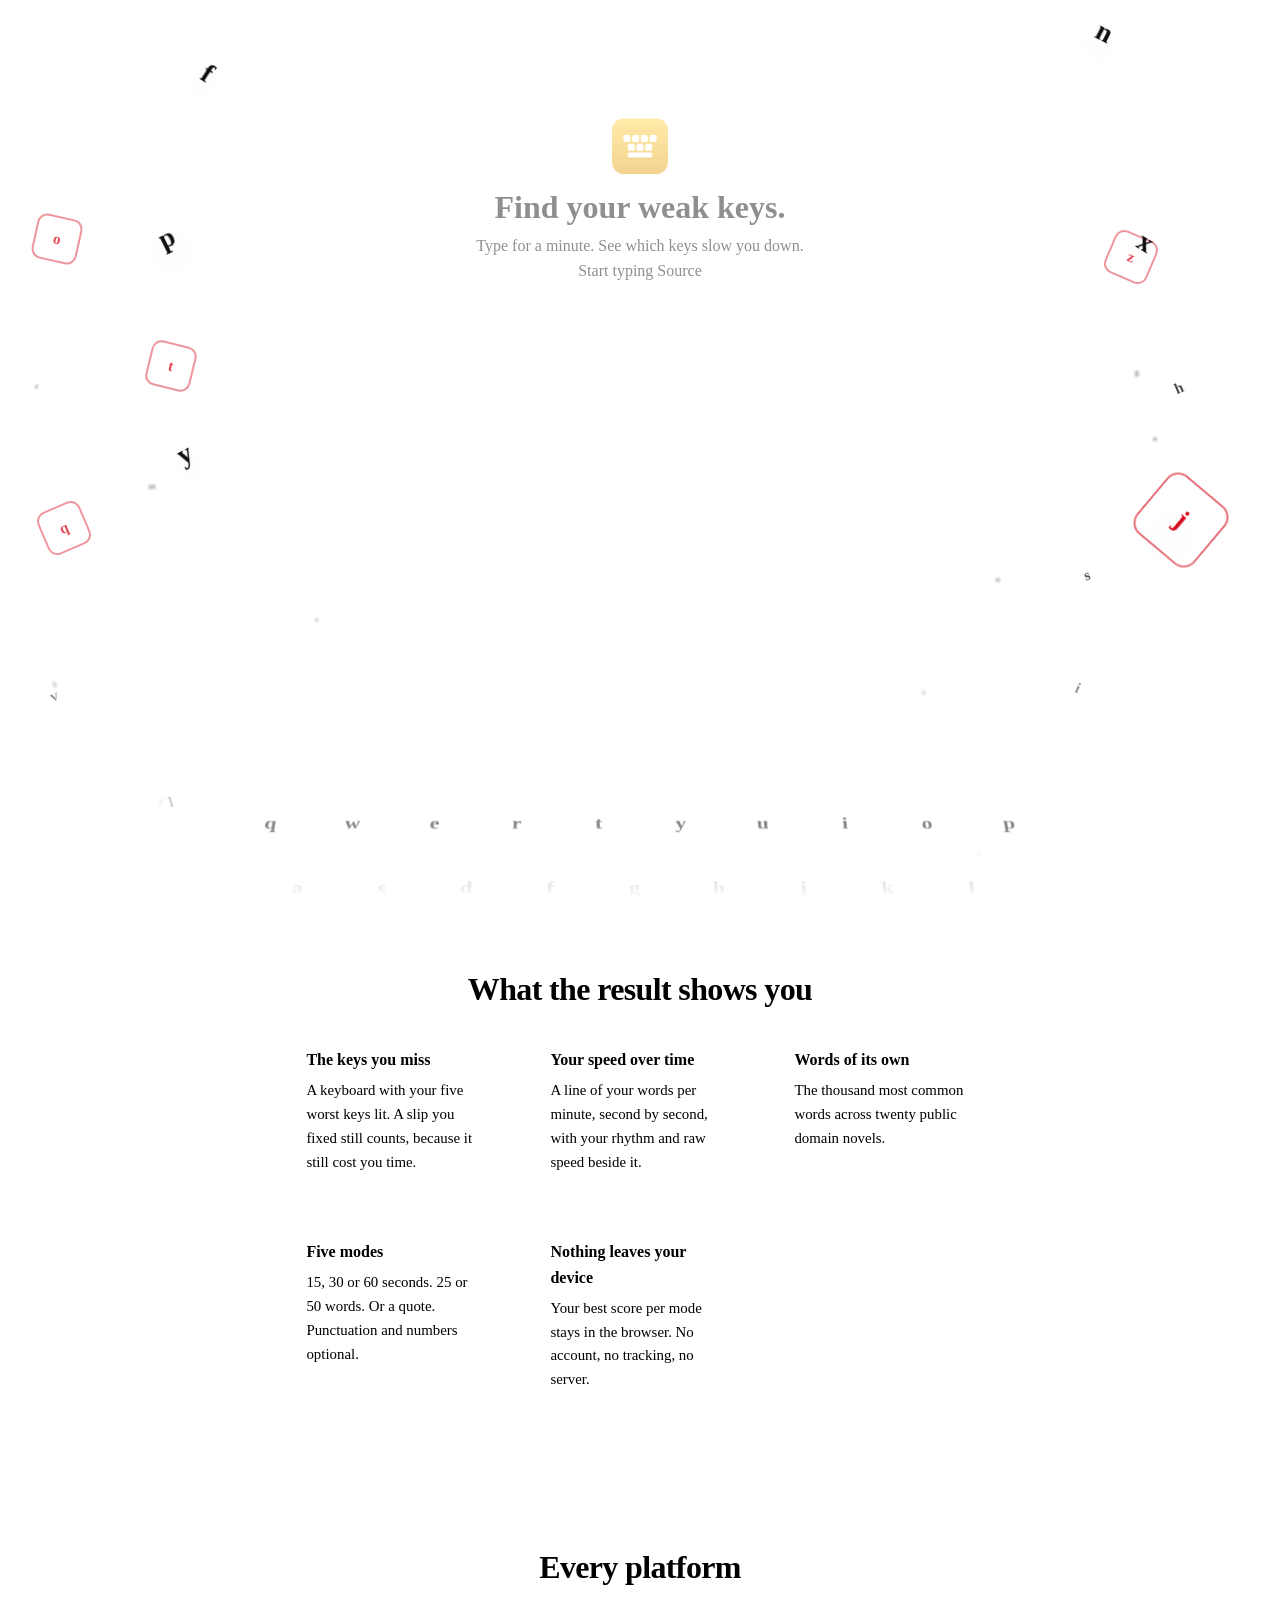
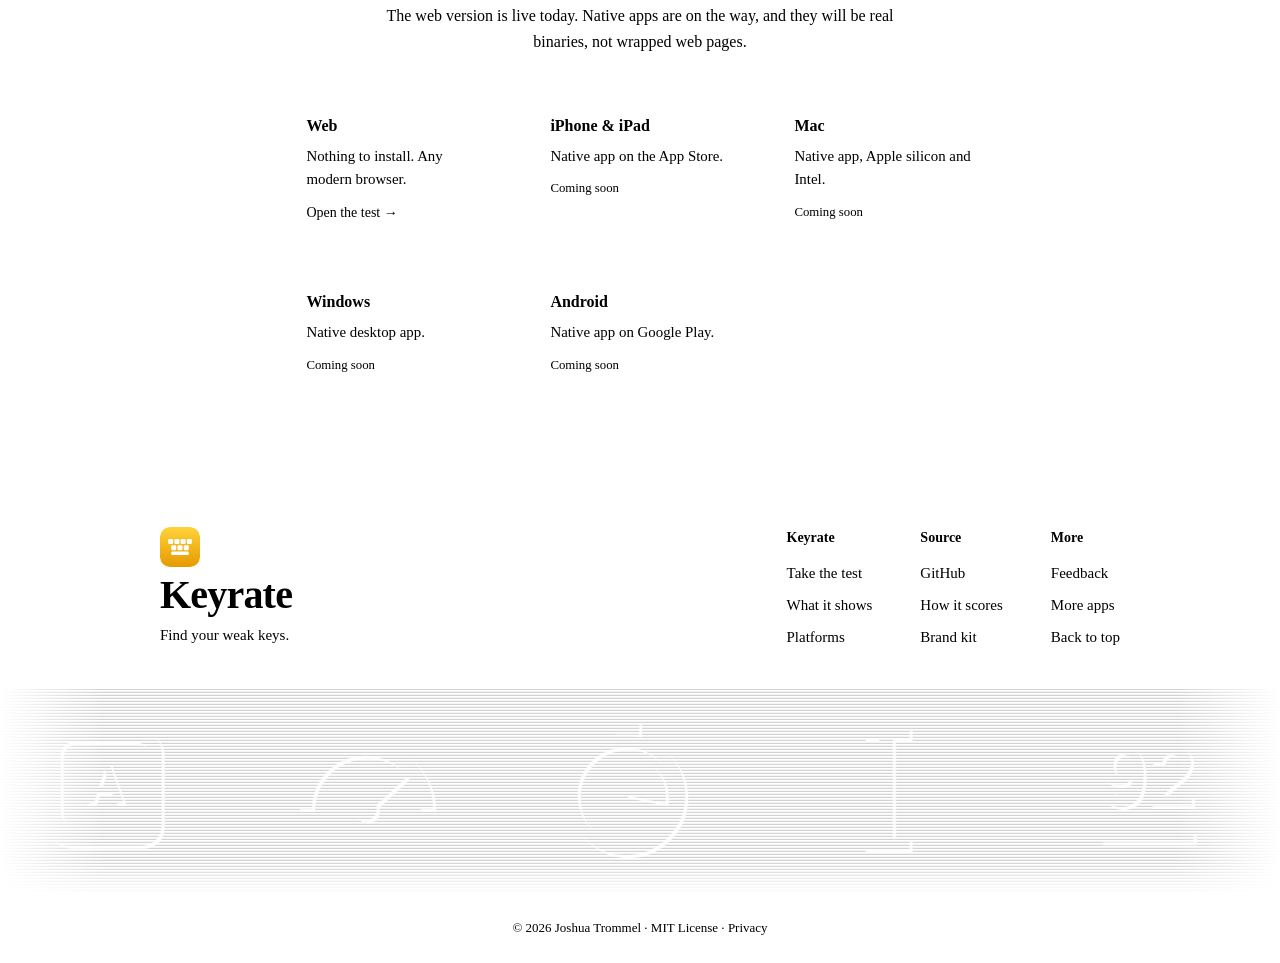
<file: index.html>
<!doctype html>
<html lang="en">
<head>
<meta charset="utf-8">
<meta name="viewport" content="width=device-width, initial-scale=1">
<title>Keyrate — find the keys you keep missing</title>
<meta name="description" content="A typing test that draws a keyboard with the five keys you miss most, and your speed second by second.">
<meta property="og:title" content="Keyrate — find the keys you keep missing">
<meta property="og:description" content="A typing test that draws a keyboard with the five keys you miss most.">
<meta property="og:type" content="website">
<link rel="icon" href="icon.svg">
<meta name="theme-color" content="#ffffff" media="(prefers-color-scheme: light)">
<meta name="theme-color" content="#1c1a17" media="(prefers-color-scheme: dark)">
<link rel="stylesheet" href="https://jaybulb.com/tokens.css">
<link rel="stylesheet" href="https://jaybulb.com/landing.css">
<script defer src="https://jaybulb.com/landing.js" data-shape="bars"></script>
<link rel="stylesheet" href="hero.css?v=3">
<script type="module" src="hero.js?v=2"></script>
<style>
/* white paper, not the shared cream (Joshua 2026-11-01); dark mode keeps the shared tokens */
@media (prefers-color-scheme: light) { :root { --color-bg: #fff; --color-bg2: #f5f5f7; --color-hairline: #e5e5ea; } }
  *, *::before, *::after { box-sizing: border-box; margin: 0; padding: 0; }
  body {
    background: var(--bg); color: var(--text);
    font-family: var(--font-body);
    line-height: 1.6; -webkit-font-smoothing: antialiased;
  }
  a { color: inherit; text-decoration: none; }
  .container { max-width: 760px; margin: 0 auto; padding: 0 1.5rem; }



  section { padding: 4rem 0; }
  h2 { font-size: clamp(1.5rem, 3.6vw, 2rem); font-weight: 700; letter-spacing: -.02em; text-align: center; margin-bottom: .6rem; }
  .lead { text-align: center; color: var(--text2); max-width: 34rem; margin: 0 auto 2.25rem; }
  .grid { display: grid; grid-template-columns: repeat(auto-fit, minmax(220px, 1fr)); gap: 1.25rem; }
  .card { background: var(--bg2); border: 1px solid var(--border); border-radius: 14px; padding: 1.4rem; }
  .card h3 { font-size: 1rem; font-weight: 650; margin-bottom: .4rem; }
  .card p { font-size: .93rem; color: var(--text2); }
  .card a { display: inline-block; margin-top: .6rem; font-size: .875rem; font-weight: 500; }
  .card a:hover { text-decoration: underline; }
  .soon { display: inline-block; margin-top: .6rem; font-size: .8rem; color: var(--text3); }
  kbd { font: inherit; font-size: .85em; border: 1px solid var(--border); border-radius: 4px; padding: 0 .35em; }

  /* Footer, as on the other Jaybulb landings: brand and link columns, the animated glyph band, one fine line */
  .foot { padding: 4rem 1.5rem 1.5rem; border-top: 1px solid var(--border); overflow: hidden; }
  .foot-top { max-width: 960px; margin: 0 auto; display: flex; flex-wrap: wrap; justify-content: space-between; gap: 2.5rem; }
  .foot-brand { display: grid; gap: .5rem; align-content: start; }
  .foot-brand img { border-radius: 10px; }
  .foot-brand b { font-size: 2.5rem; line-height: 1; letter-spacing: -.02em; }
  .foot-brand p, .foot .label { color: var(--text2); font-size: .9375rem; }
  .foot-cols { display: flex; flex-wrap: wrap; gap: 3rem; }
  .foot-cols div { display: grid; gap: .5rem; align-content: start; }
  .foot .label { font-weight: 700; font-size: .875rem; margin-bottom: .25rem; }
  .foot-cols a { font-size: .9375rem; }
  .foot-cols a:hover { color: var(--miss, #d70015); }
  .legal { margin-top: 1.5rem; font-size: .8125rem; color: var(--text2); text-align: center; }
  .legal a:hover { text-decoration: underline; }
  @media (max-width: 560px) { .foot-cols { gap: 2rem; } }
  :focus-visible { outline: 2px solid var(--text); outline-offset: 2px; }
</style>
<style>/* footer glyph band (footer-band.js) */ .word-band{color:var(--text);position:relative;width:100vw;margin:40px 0 0 calc(50% - 50vw);height:clamp(120px,16vw,220px)} .word-canvas{position:absolute;inset:0;width:100%;height:100%;display:none} .word-band.live .word-canvas{display:block}</style>
</head>
<body id="top">
<main>
<header class="lp-hero">
  <div class="backdrop" aria-hidden="true" inert><div class="ground" id="kboard"></div></div>
  <div class="sky" id="ksky" aria-hidden="true" inert></div>
  <div class="hero-copy">
  <span class="lp-mark"><img src="icon.svg" alt="" width="56" height="56"></span>
  <h1>Find your weak keys.</h1>
  <p class="lp-lede">Type for a minute. See which keys slow you down.</p>
  <div class="lp-cta">
    <a href="/app" class="lp-btn lp-solid">Start typing</a>
    <a href="https://github.com/nulljosh/labs/tree/main/keyrate" class="lp-btn">Source</a>
  </div>
  </div>
</header>
<section id="test" class="lp-reveal">
  <div class="container">
    <h2>What the result shows you</h2>
    <div class="grid">
      <div class="card"><h3>The keys you miss</h3><p>A keyboard with your five worst keys lit. A slip you fixed still counts, because it still cost you time.</p></div>
      <div class="card"><h3>Your speed over time</h3><p>A line of your words per minute, second by second, with your rhythm and raw speed beside it.</p></div>
      <div class="card"><h3>Words of its own</h3><p>The thousand most common words across twenty public domain novels.</p></div>
      <div class="card"><h3>Five modes</h3><p>15, 30 or 60 seconds. 25 or 50 words. Or a quote. Punctuation and numbers optional.</p></div>
            <div class="card"><h3>Nothing leaves your device</h3><p>Your best score per mode stays in the browser. No account, no tracking, no server.</p></div>
    </div>
  </div>
</section>

<section id="platforms" class="lp-reveal">
  <div class="container">
    <h2>Every platform</h2>
    <p class="lead">The web version is live today. Native apps are on the way, and they will be real binaries, not wrapped web pages.</p>
    <div class="grid">
      <div class="card"><h3>Web</h3><p>Nothing to install. Any modern browser.</p><a href="/app">Open the test &rarr;</a></div>
      <div class="card"><h3>iPhone &amp; iPad</h3><p>Native app on the App Store.</p><span class="soon">Coming soon</span></div>
      <div class="card"><h3>Mac</h3><p>Native app, Apple silicon and Intel.</p><span class="soon">Coming soon</span></div>
      <div class="card"><h3>Windows</h3><p>Native desktop app.</p><span class="soon">Coming soon</span></div>
      <div class="card"><h3>Android</h3><p>Native app on Google Play.</p><span class="soon">Coming soon</span></div>
    </div>
  </div>
</section>
</main>
<footer class="foot">
  <div class="foot-top">
    <div class="foot-brand"><img src="icon.svg" alt="" width="40" height="40"><b>Keyrate</b><p>Find your weak keys.</p></div>
    <nav class="foot-cols" aria-label="Footer">
      <div><p class="label">Keyrate</p><a href="/app">Take the test</a><a href="#test">What it shows</a><a href="#platforms">Platforms</a></div>
      <div><p class="label">Source</p><a href="https://github.com/nulljosh/labs/tree/main/keyrate">GitHub</a><a href="https://github.com/nulljosh/labs/blob/main/keyrate/score.js">How it scores</a><a href="/brand/">Brand kit</a></div>
      <div><p class="label">More</p><a href="mailto:info@jaybulb.com?subject=Keyrate">Feedback</a><a href="https://jaybulb.com">More apps</a><a href="#top">Back to top</a></div>
    </nav>
  </div>
  <div class="word-band" aria-hidden="true"><canvas class="word-canvas"></canvas></div>
  <p class="legal">&copy; 2026 Joshua Trommel &middot; MIT License &middot; <a href="privacy.html">Privacy</a></p>
</footer>
<script>
// the embedded test reports its height so the result never scrolls inside the frame
addEventListener("message", e => {
  if (e.origin !== location.origin || e.data?.keyrate !== "height") return
  const f = document.querySelector(".test-frame"); if (f) f.style.height = Math.max(440, e.data.h) + "px"
})
</script>
<script src="footer-band.js?v=2" defer></script>
</body>
</html>
</file>
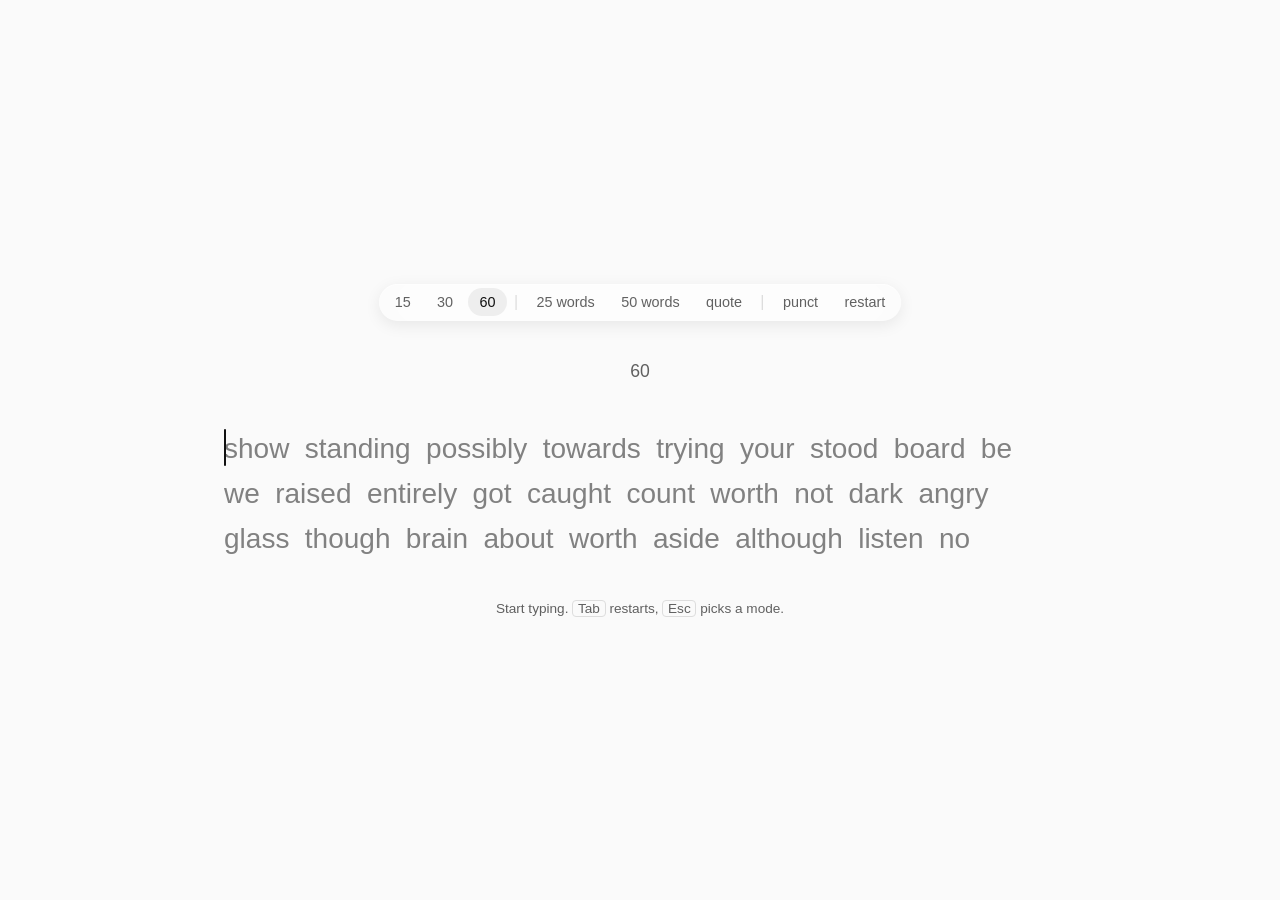
<file: app/index.html>
<!doctype html>
<html lang="en">
<head>
<meta charset="utf-8">
<meta name="viewport" content="width=device-width, initial-scale=1">
<title>Keyrate</title>
<meta name="description" content="A typing test. Type the words, see your speed.">
<link rel="icon" href="../icon.svg">
<link rel="stylesheet" href="https://jaybulb.com/tokens.css">
<style>
/* white paper, not the shared cream (Joshua 2026-11-01); dark mode keeps the shared tokens */
@media (prefers-color-scheme: light) { :root { --color-bg: #fff; --color-bg2: #f5f5f7; --color-hairline: #e5e5ea; } }
  :root { --ok: var(--text, #111); --bad: #c0392b; --dim: #666; --word: #888; }
  /* upcoming words are large text (3:1 needed), labels and hints are small text (4.5:1 needed) */
  @supports (color: color-mix(in srgb, red 50%, blue)) {
    :root { --dim: color-mix(in srgb, var(--text, #111) 66%, transparent); --word: color-mix(in srgb, var(--text, #111) 52%, transparent); }
  }
  @media (prefers-color-scheme: dark) { :root:not([data-theme="light"]) { --bad: #e0614f; } }
  :root[data-theme="dark"] { --bad: #e0614f; }
  html, body { height: 100%; }
  body {
    margin: 0; background: var(--bg, #fafafa); color: var(--text, #111);
    font-family: var(--font-body, -apple-system, "Helvetica Neue", Helvetica, Arial, sans-serif);
    display: flex; flex-direction: column; align-items: center; justify-content: center;
    padding: 2rem; box-sizing: border-box;
  }
  #stage { display: flex; flex-direction: column; align-items: center; gap: 2.5rem; max-width: 100%; }
  h1 { font-size: 1rem; font-weight: 600; letter-spacing: .02em; margin: 0; color: var(--dim); }
  nav {
    position: sticky; top: .75rem; z-index: 2; padding: .3rem; border-radius: var(--radius-pill, 999px);
    background: rgba(255,255,255,.26); backdrop-filter: blur(30px) saturate(190%) brightness(1.3); -webkit-backdrop-filter: blur(30px) saturate(190%) brightness(1.3);
    box-shadow: inset 0 1px 0 rgba(255,255,255,.6), 0 4px 16px rgba(0,0,0,.08);
  }
  @media (prefers-color-scheme: dark) { nav { background: rgba(28,28,30,.34); box-shadow: inset 0 1px 0 rgba(255,255,255,.12), 0 4px 16px rgba(0,0,0,.3); } }
  @media (prefers-reduced-transparency: reduce) { nav { background: #f2f2f7; backdrop-filter: none; -webkit-backdrop-filter: none; } }
  @media (prefers-reduced-transparency: reduce) and (prefers-color-scheme: dark) { nav { background: #1c1c1e; } }
  nav { display: flex; gap: .25rem; flex-wrap: wrap; justify-content: center; }
  nav button {
    all: unset; cursor: pointer; padding: .3rem .7rem; border-radius: var(--radius-pill, 999px);
    color: var(--dim); font-size: .9rem;
  }
  nav button[aria-pressed="true"] { color: var(--text, #111); background: var(--bg2, #eee); }
  nav button:focus-visible { outline: 2px solid var(--text, #111); outline-offset: 2px; }
  nav span { color: var(--border, #ddd); padding: .3rem .2rem; }
  #words {
    max-width: 52rem; font-size: 1.75rem; line-height: 1.6; height: calc(1.6em * 3); overflow: hidden;
    display: flex; flex-wrap: wrap; gap: 0 .55em; position: relative; cursor: text;
    transition: opacity .2s;
  }
  #words.blur { opacity: .35; filter: blur(3px); }
  .w { white-space: nowrap; color: var(--word); }
  .w.err { text-decoration: underline; text-decoration-color: var(--bad); }
  .w .ok { color: var(--ok); } .w .bad { color: var(--bad); } .w .extra { color: var(--bad); opacity: .6; }
  #caret {
    position: absolute; width: 2px; height: 1.3em; background: var(--accent, #111); border-radius: 1px;
    transition: left .07s, top .07s; animation: blink 1s steps(2) infinite;
  }
  @keyframes blink { 50% { opacity: 0; } }
  #live { font-size: 1.1rem; color: var(--dim); min-height: 1.5em; }
  #hint { color: var(--dim); font-size: .85rem; margin: 0; text-align: center; }
  kbd { font: inherit; border: 1px solid var(--border, #ddd); border-radius: 4px; padding: 0 .35em; }
  #result { display: none; text-align: center; }
  #result.show { display: block; }
  #result .big { font-size: 4rem; font-weight: 600; line-height: 1; }
  #result .big small { font-size: 1rem; font-weight: 400; color: var(--dim); margin-left: .5rem; }
  #result dl { display: flex; gap: 2rem; justify-content: center; margin: 1.5rem 0 0; }
  #result dt { color: var(--dim); font-size: .8rem; } #result dd { margin: 0; font-size: 1.3rem; }
  #best { color: var(--dim); font-size: .9rem; margin-top: 1rem; }
  #keyboard { margin-top: 1rem; display: grid; gap: 3px; justify-content: center; }
  #keyboard[hidden] { display: none; }
  #keyboard div { display: flex; gap: 3px; justify-content: center; }
  #keyboard span { width: 30px; height: 30px; display: grid; place-items: center; border-radius: 6px; font-size: .85rem; background: color-mix(in srgb, var(--text, #111) 8%, transparent); color: var(--dim); }
  #keyboard .space { width: 160px; }
  #keyboard .lit { background: var(--bad); color: #fff; font-weight: 600; }
  #missed { margin-top: .5rem; color: var(--dim); font-size: .9rem; }
  #curve { margin-top: 1rem; } #curve polyline { fill: none; stroke: var(--accent, #111); stroke-width: 2; }
  #hist { margin-top: .75rem; }
  #hist polyline { fill: none; stroke: var(--accent, #111); stroke-width: 1.5; }
  input#sink { position: absolute; opacity: 0; pointer-events: none; }
  .sr { position: absolute; width: 1px; height: 1px; margin: -1px; padding: 0; overflow: hidden; clip: rect(0 0 0 0); white-space: nowrap; border: 0; }
  @media (prefers-reduced-motion: reduce) { #caret { animation: none; transition: none; } #words { transition: none; } }
  @media (max-width: 600px) { #words { font-size: 1.3rem; } #result .big { font-size: 3rem; } #result dl { gap: 1rem; } }
</style>
</head>
<body>
<main id="stage">
  <h1 class="sr">Keyrate</h1>
  <nav id="modes" aria-label="Test mode">
    <button data-mode="time" data-n="15">15</button>
    <button data-mode="time" data-n="30">30</button>
    <button data-mode="time" data-n="60" aria-pressed="true">60</button>
    <span aria-hidden="true">|</span>
    <button data-mode="words" data-n="25">25 words</button>
    <button data-mode="words" data-n="50">50 words</button>
    <button data-mode="quote" data-n="1">quote</button>
    <span aria-hidden="true">|</span>
    <button id="punct" aria-pressed="false" title="Punctuation and numbers">punct</button>
    <button id="restart">restart</button>
  </nav>
  <div id="live" aria-hidden="true">&nbsp;</div>
  <div id="words" aria-hidden="true"><span id="caret"></span></div>
  <p id="hint"></p>
  <div id="result">
    <div class="big"><span id="rWpm"></span><small>wpm</small></div>
    <dl><div><dt>accuracy</dt><dd id="rAcc"></dd></div><div><dt>keys</dt><dd id="rKeys"></dd></div><div><dt>raw</dt><dd id="rRaw"></dd></div><div><dt>chars</dt><dd id="rChars"></dd></div><div><dt>consistency</dt><dd id="rCons"></dd></div></dl>
    <svg id="curve" width="320" height="64" role="img" aria-label="Words per minute over the run" hidden></svg>
    <div id="keyboard" aria-hidden="true" hidden></div>
    <div id="missed"></div>
    <div id="best"></div>
    <svg id="hist" width="240" height="40" role="img" aria-label="Recent runs" hidden></svg>
  </div>
<!-- inside main so every part of the page sits in a landmark; both are absolutely placed, so the layout is unchanged -->
<input id="sink" autocomplete="off" autocapitalize="off" autocorrect="off" spellcheck="false" aria-label="Type the words shown" aria-describedby="srWords hint">
<p id="srWords" class="sr"></p>
<p id="srResult" class="sr" role="status"></p>
</main>

<script type="module">
import { Session } from '../session.js'
import { topMisses, missedLine, KEY_ROWS } from '../score.js'
import { WORDS, QUOTES } from '../words.js'

const $ = s => document.querySelector(s)
const wordsEl = $('#words'), caret = $('#caret'), live = $('#live'), sink = $('#sink'), result = $('#result'), hint = $('#hint')
const HINT = 'Start typing. <kbd>Tab</kbd> restarts, <kbd>Esc</kbd> picks a mode.'
let kind = 'time', n = 60, punct = false, session, timer = 0, lastQuote = null, shown = 0

// the last mode and punct setting survive a reload
try { const p = JSON.parse(localStorage.getItem('prefs')); if (p) ({ kind, n, punct } = p) } catch {}
const chip = () => [...document.querySelectorAll('#modes button[data-mode]')].find(b => b.dataset.mode === kind && +b.dataset.n === n)
if (chip()) { document.querySelectorAll('#modes button').forEach(x => x.removeAttribute('aria-pressed')); chip().setAttribute('aria-pressed', 'true') } else { kind = 'time'; n = 60 }
$('#punct').setAttribute('aria-pressed', punct)
const savePrefs = () => { try { localStorage.setItem('prefs', JSON.stringify({ kind, n, punct })) } catch {} }

function reset() {
  clearInterval(timer); timer = 0
  session = new Session({ kind, n, punct, words: WORDS, quotes: QUOTES, avoid: lastQuote })
  if (kind === 'quote') lastQuote = session.target.join(' ')
  result.classList.remove('show'); wordsEl.classList.remove('blur')
  $('#srResult').textContent = ''; hint.innerHTML = HINT
  counter(); sink.value = ''; shown = 0; render(); sink.focus({ preventScroll: true })
}

const counter = () => { live.textContent = kind === 'time' ? session.remaining(Date.now()) : `${Math.min(session.typed.length - 1, session.total)}/${session.total}` }

function render() {
  const { target, typed } = session
  if (shown !== target.length) { $('#srWords').textContent = target.join(' '); shown = target.length }
  wordsEl.querySelectorAll('.w').forEach(e => e.remove())
  const i = typed.length - 1
  target.forEach((t, k) => {
    const w = document.createElement('span'); w.className = 'w'
    const ty = typed[k] ?? ''
    if (k < i && ty !== t) w.classList.add('err')
    for (let c = 0; c < Math.max(t.length, ty.length); c++) {
      const s = document.createElement('span')
      if (c >= t.length) { s.className = 'extra'; s.textContent = ty[c] }
      else { s.textContent = t[c]; if (c < ty.length) s.className = ty[c] === t[c] ? 'ok' : 'bad' }
      w.appendChild(s)
    }
    wordsEl.appendChild(w)
  })
  // caret + keep the active line at the top of the 3-line window
  const cur = wordsEl.children[i + 1], chars = cur.children, ci = typed[i].length
  const ref = chars[Math.min(ci, chars.length - 1)]
  const r = ref.getBoundingClientRect(), box = wordsEl.getBoundingClientRect()
  const lineH = parseFloat(getComputedStyle(wordsEl).lineHeight)
  const row = Math.round((cur.offsetTop) / lineH)
  wordsEl.scrollTop = Math.max(0, row - 1) * lineH
  caret.style.left = (ci >= chars.length ? r.right : r.left) - box.left + 'px'
  // the caret lives inside the scrolled box, so it scrolls with the words: no scrollTop here (it sat a line high)
  caret.style.top = cur.offsetTop + (lineH - r.height * 1.3) / 2 + 'px'
}

function tick() {
  session.tick(Date.now()); counter()
  if (session.done) showResult()
}

function showResult() {
  clearInterval(timer)
  const s = session.result
  $('#rWpm').textContent = s.wpm; $('#rAcc').textContent = s.accuracy + '%'; $('#rKeys').textContent = session.keyAccuracy + '%'
  $('#rRaw').textContent = s.raw; $('#rChars').textContent = `${s.correct}/${s.wrong}`; $('#rCons').textContent = session.consistency + '%'
  const curve = session.curve, cv = $('#curve'), cm = Math.max(...curve, 1), cl = Math.min(...curve) * .8, cr = Math.max(cm - cl, 1)
  cv.hidden = curve.length < 3
  if (curve.length > 2) cv.innerHTML = `<polyline points="${curve.map((v, i) => `${i / (curve.length - 1) * 316 + 2},${62 - (v - cl) / cr * 60}`).join(' ')}"/>`
  const top = topMisses(session.misses), lit = new Set(top.map(([k]) => k)), board = $('#keyboard')
  board.hidden = !top.length
  board.replaceChildren(...KEY_ROWS.map(row => {
    const r = document.createElement('div')
    for (const k of row) {
      const key = document.createElement('span')
      key.textContent = k === ' ' ? 'space' : k
      key.className = (k === ' ' ? 'space ' : '') + (lit.has(k) ? 'lit' : '')
      r.append(key)
    }
    return r
  }))
  $('#missed').textContent = missedLine(top)
  const label = kind === 'time' ? n + 's' : kind === 'quote' ? 'quote' : n + ' words'
  const key = `best:${kind}:${kind === 'quote' ? 1 : n}`
  let best = 0; try { best = +localStorage.getItem(key) || 0; if (!session.pasted && s.wpm > best) localStorage.setItem(key, best = s.wpm) } catch {}
  $('#best').textContent = `best ${best} wpm · ${label}${session.pasted ? ' · pasted, not counted' : ''}`
  // ponytail: last 30 runs as a sparkline, localStorage only
  try {
    const runs = (JSON.parse(localStorage.getItem('runs')) || []).concat(s.wpm).slice(-30)
    localStorage.setItem('runs', JSON.stringify(runs))
    const hist = $('#hist'), max = Math.max(...runs, 1), W = 240, H = 40
    hist.hidden = runs.length < 2
    if (runs.length > 1) hist.innerHTML = `<polyline points="${runs.map((v, i) => `${i / (runs.length - 1) * (W - 4) + 2},${H - 2 - v / max * (H - 4)}`).join(' ')}"/>`
  } catch {}
  wordsEl.classList.add('blur'); result.classList.add('show'); live.textContent = session.elapsed
  hint.innerHTML = '<kbd>Enter</kbd> or <kbd>Tab</kbd> restarts.'
  $('#srResult').textContent = `${s.wpm} words per minute, ${s.accuracy} percent accuracy, ${session.keyAccuracy} percent of keys right, ${label}. Best ${best}. ${missedLine(top).replaceAll(' · ', ', ')}.`
}

// The input holds every word typed so far; a refused edit (a finished word changed) is put back.
sink.addEventListener('input', () => {
  if (session.done) return
  session.setText(sink.value, Date.now())
  sink.value = session.text
  if (session.startMs && !timer) timer = setInterval(tick, 100)
  if (session.done) return showResult()
  if (kind !== 'time') counter()
  render()
})
// No timer while the tab is hidden. The clock is Date.now, so a timed run still ends on time when you come back.
document.addEventListener('visibilitychange', () => {
  if (document.hidden) { clearInterval(timer); timer = 0 }
  else if (session.startMs && !session.done && !timer) { timer = setInterval(tick, 100); tick() }
})
// Tab and Enter restart only while typing, so Tab still walks the page from the mode buttons.
document.addEventListener('keydown', e => {
  const typing = document.activeElement === sink || document.activeElement === document.body
  if (e.key === 'Escape') { e.preventDefault(); document.querySelector('#modes button[data-mode][aria-pressed="true"]')?.focus() }
  else if (typing && (e.key === 'Tab' || (session.done && e.key === 'Enter'))) { e.preventDefault(); reset() }
})
wordsEl.addEventListener('click', () => sink.focus({ preventScroll: true }))
sink.addEventListener('blur', () => { if (!session.done) wordsEl.classList.add('blur') })
sink.addEventListener('focus', () => { if (!session.done) wordsEl.classList.remove('blur') })
$('#punct').addEventListener('click', e => {
  punct = !punct; e.currentTarget.setAttribute('aria-pressed', punct); savePrefs(); reset()
})
$('#restart').addEventListener('click', reset)
$('#modes').addEventListener('click', e => {
  const b = e.target.closest('button[data-mode]'); if (!b) return
  document.querySelectorAll('#modes button').forEach(x => x.removeAttribute('aria-pressed'))
  b.setAttribute('aria-pressed', 'true'); kind = b.dataset.mode; n = +b.dataset.n; savePrefs(); reset()
})
// arrow keys walk the mode buttons; Enter or Space picks
$('#modes').addEventListener('keydown', e => {
  if (e.key !== 'ArrowRight' && e.key !== 'ArrowLeft') return
  const bs = [...document.querySelectorAll('#modes button')], i = bs.indexOf(document.activeElement)
  if (i < 0) return
  e.preventDefault(); bs[(i + (e.key === 'ArrowRight' ? 1 : bs.length - 1)) % bs.length].focus()
})
addEventListener('resize', () => session && !session.done && render())
// embedded on the landing: tell the page how tall the test is so the frame fits it
if (parent !== window) new ResizeObserver(() => parent.postMessage({ keyrate: 'height', h: Math.ceil($('#stage').getBoundingClientRect().height) + 64 }, location.origin)).observe($('#stage'))
reset()
</script>
</body>
</html>
</file>
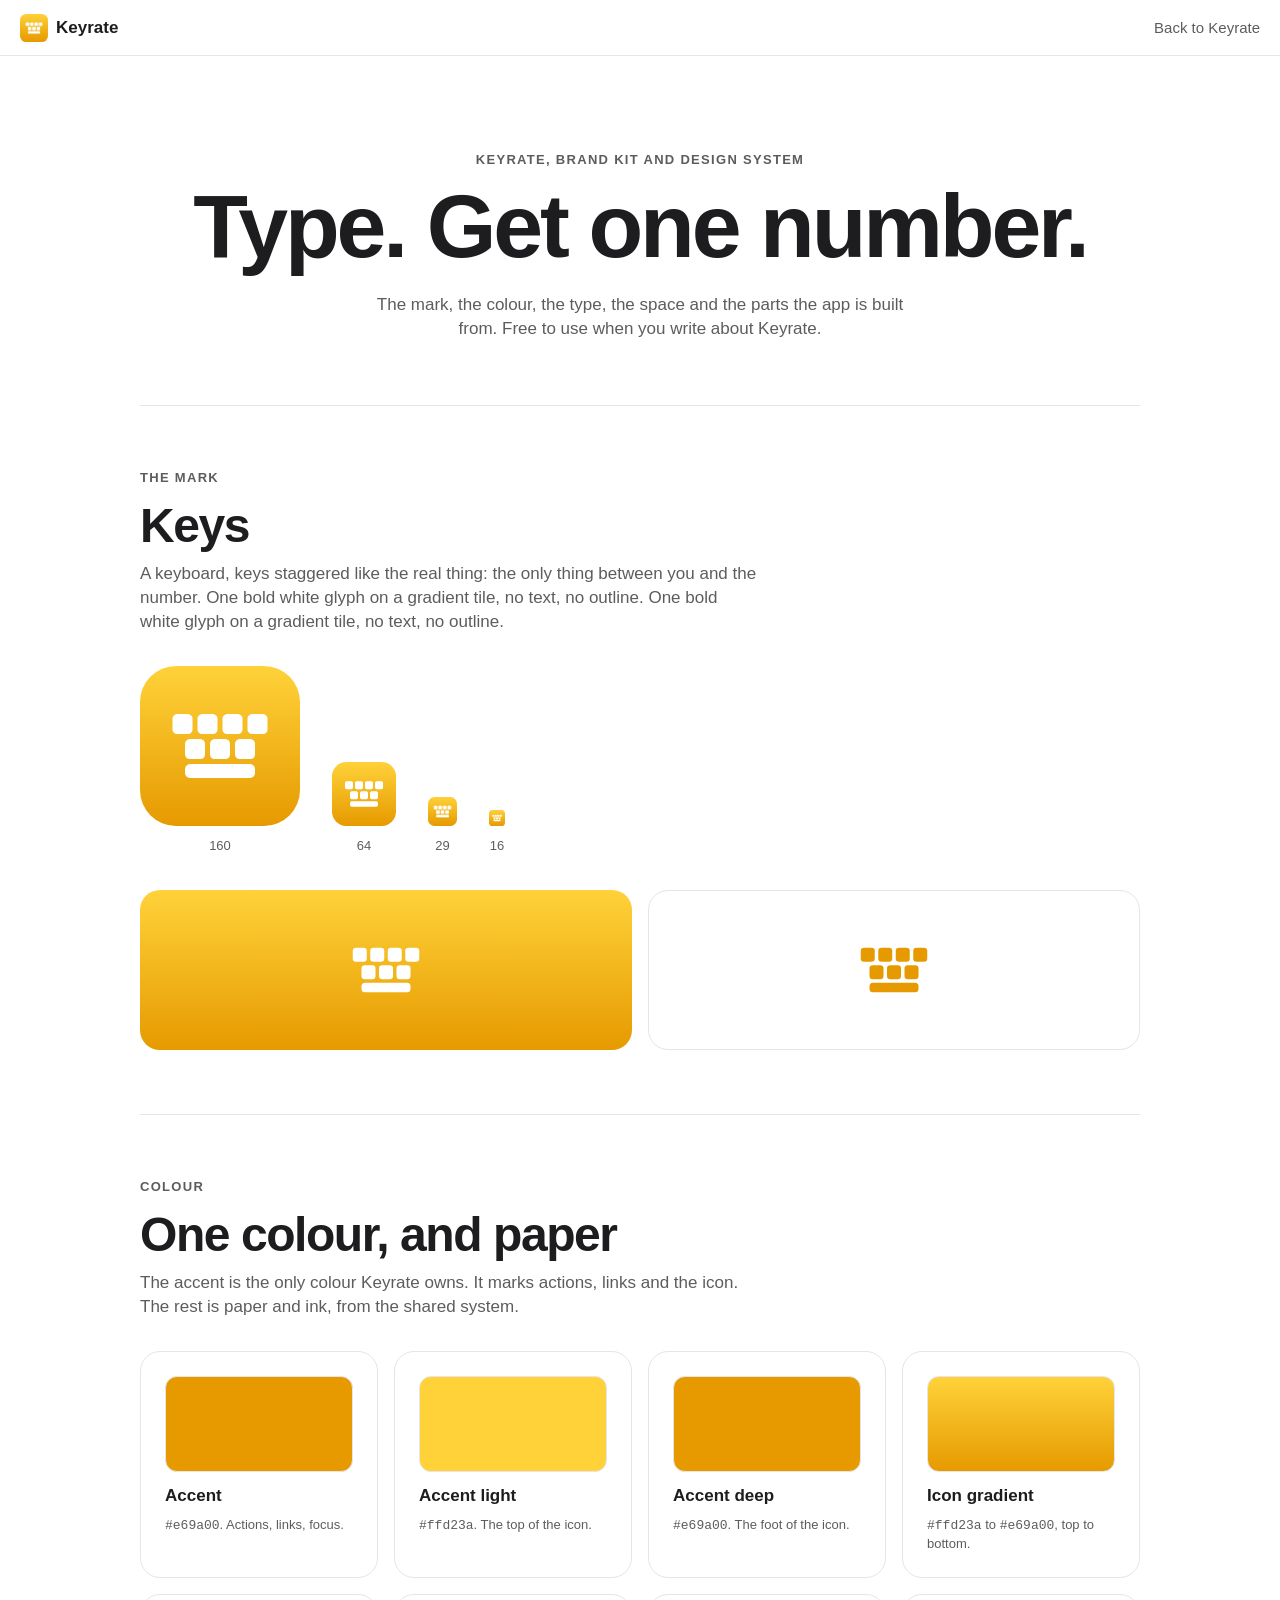
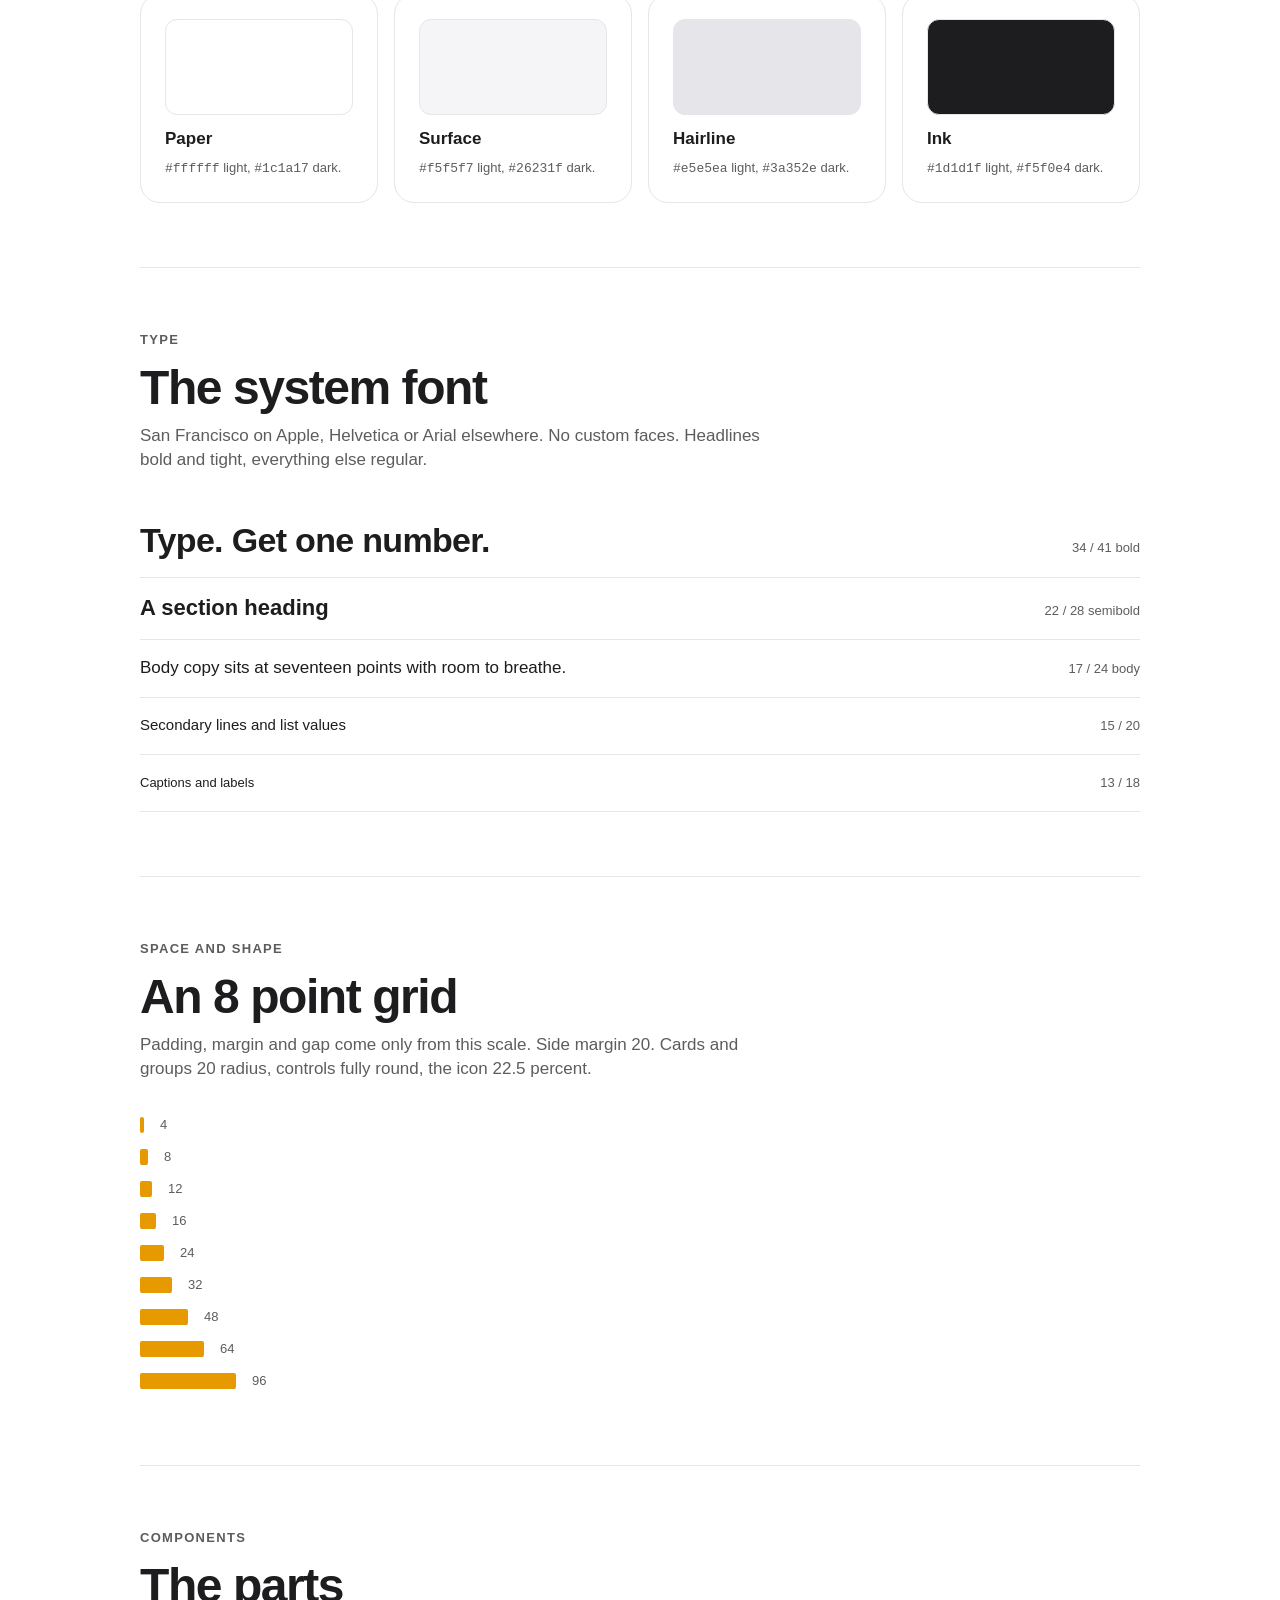
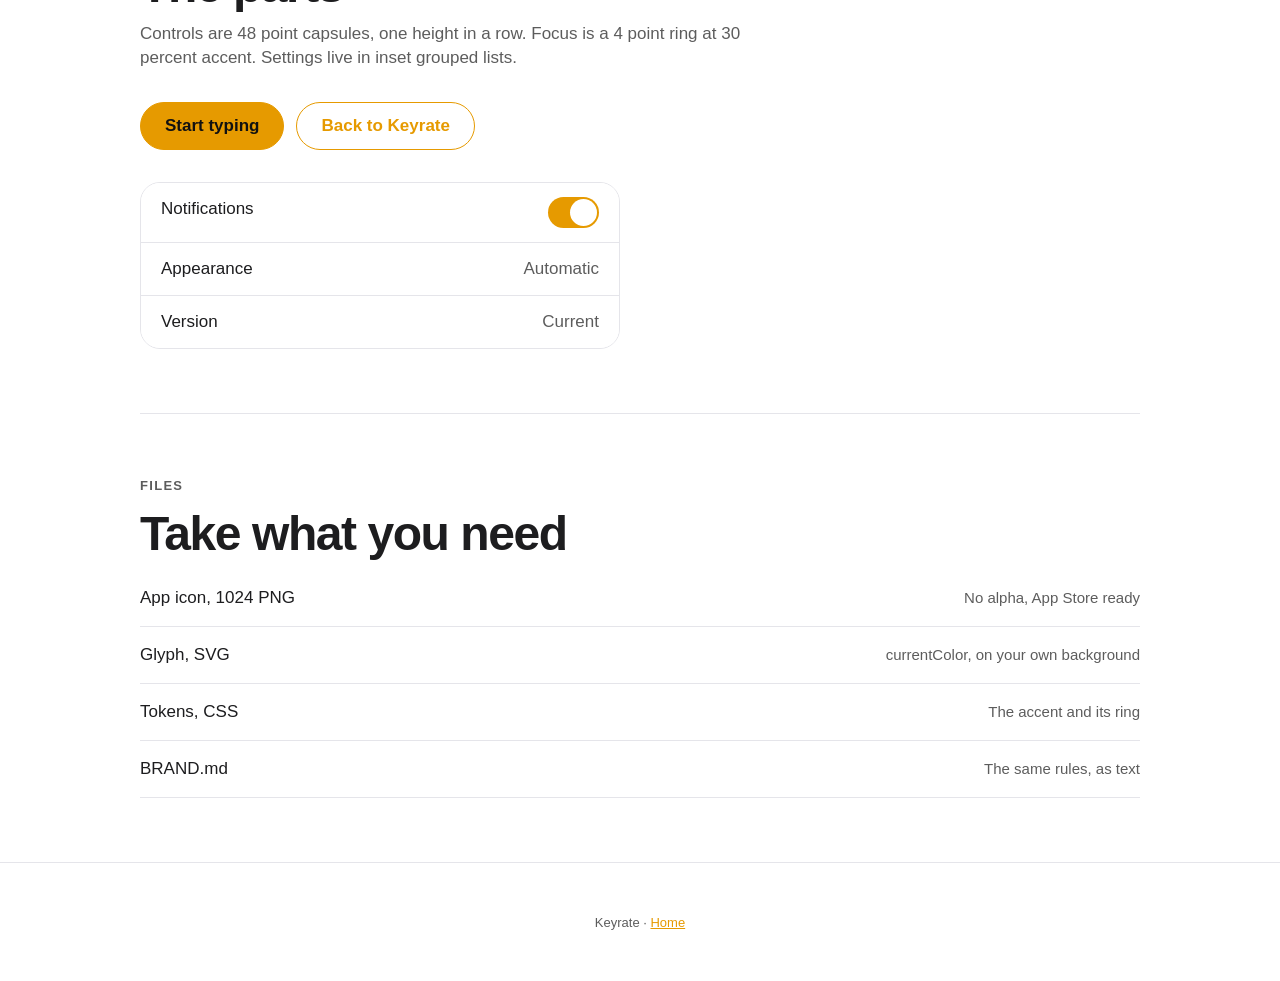
<file: brand/index.html>
<!doctype html>
<html lang="en">
<head>
<meta charset="utf-8">
<meta name="viewport" content="width=device-width, initial-scale=1">
<title>Keyrate brand kit</title>
<meta name="description" content="Keyrate's mark, colour, type, space and components, in one page.">
<meta name="theme-color" content="#ffffff">
<link rel="icon" href="icon-1024.png">
<style>
@import url("https://jaybulb.com/tokens.css");
@import url("tokens.css");
/* written by make_brand_page.py; white paper in light mode, the shared tokens in dark */
@media (prefers-color-scheme: light) { :root { --color-bg: #fff; --color-bg2: #f5f5f7; --color-hairline: #e5e5ea; } }
:root { --a: #e69a00; --a-light: #ffd23a; --a-deep: #e69a00; --a-solid: #e69a00; --a-link: #e69a00; --ink: var(--color-text, #1d1d1f); --paper: var(--color-bg, #fff); --surface: var(--color-bg2, #f5f5f7); --line: var(--color-hairline, #e5e5ea); --sub: var(--color-secondary, rgba(0,0,0,.64)); }
@media (prefers-color-scheme: dark) { :root { --a-link: #ffd23a; } }
* { box-sizing: border-box; margin: 0; padding: 0; }
body { font-family: -apple-system, BlinkMacSystemFont, "SF Pro Text", "Helvetica Neue", Helvetica, Arial, sans-serif; font-size: 17px; line-height: 24px; color: var(--ink); background: var(--paper); -webkit-font-smoothing: antialiased; }
a { color: var(--a-link); }
.wrap { max-width: 1040px; margin: 0 auto; padding: 0 20px; }
.nav { position: sticky; top: 0; z-index: 5; display: flex; align-items: center; justify-content: space-between; height: 56px; padding: 0 20px; background: color-mix(in srgb, var(--paper) 88%, transparent); backdrop-filter: blur(16px); -webkit-backdrop-filter: blur(16px); border-bottom: 1px solid var(--line); }
.nav a { display: flex; align-items: center; gap: 8px; font-weight: 700; color: var(--ink); text-decoration: none; }
.nav img { width: 28px; height: 28px; border-radius: 22.5%; }
.nav .back { font-weight: 500; color: var(--sub); font-size: 15px; }
.label { font-size: 13px; line-height: 16px; font-weight: 600; letter-spacing: .1em; text-transform: uppercase; color: var(--sub); margin-bottom: 16px; }
header { padding: 96px 0 64px; text-align: center; }
h1 { font-size: clamp(44px, 7vw, 96px); line-height: .95; font-weight: 700; letter-spacing: -.035em; text-wrap: balance; }
header p:last-child { max-width: 560px; margin: 24px auto 0; color: var(--sub); }
section { padding: 64px 0; border-top: 1px solid var(--line); }
h2 { font-size: clamp(32px, 4vw, 48px); line-height: 1; font-weight: 700; letter-spacing: -.03em; margin-bottom: 12px; }
.intro { color: var(--sub); max-width: 620px; margin-bottom: 32px; }
.grid { display: grid; gap: 16px; grid-template-columns: repeat(auto-fill, minmax(200px, 1fr)); }
.card { border: 1px solid var(--line); border-radius: 20px; padding: 24px; background: var(--paper); }
.card small { display: block; color: var(--sub); font-size: 13px; line-height: 18px; margin-top: 8px; }
code { font: 13px/18px ui-monospace, SFMono-Regular, Menlo, monospace; }
.marks { display: flex; flex-wrap: wrap; align-items: flex-end; gap: 32px; }
.marks figure { text-align: center; }
.marks img { display: block; border-radius: 22.5%; margin: 0 auto 8px; }
.marks figcaption { font-size: 13px; color: var(--sub); }
.mark-on { display: grid; grid-template-columns: 1fr 1fr; gap: 16px; margin-top: 32px; }
.mark-on div { height: 160px; border-radius: 20px; display: grid; place-items: center; border: 1px solid var(--line); }
.mark-on i { display: block; width: 112px; height: 112px; background: currentColor; -webkit-mask: url(mark.svg) center / contain no-repeat; mask: url(mark.svg) center / contain no-repeat; }
.mark-on .on-accent { background: linear-gradient(var(--a-light), var(--a-deep)); color: #fff; border: 0; }
.mark-on .on-paper { color: var(--a-link); }
.sw { height: 96px; border-radius: 12px; margin-bottom: 12px; border: 1px solid var(--line); }
.type p { border-bottom: 1px solid var(--line); padding: 16px 0; display: flex; justify-content: space-between; align-items: baseline; gap: 16px; }
.type p span:last-child { color: var(--sub); font-size: 13px; white-space: nowrap; }
.t34 { font-size: 34px; line-height: 41px; font-weight: 700; letter-spacing: -.02em; } .t22 { font-size: 22px; line-height: 28px; font-weight: 600; } .t15 { font-size: 15px; line-height: 20px; } .t13 { font-size: 13px; line-height: 18px; }
.space div { display: flex; align-items: center; gap: 16px; margin-bottom: 8px; font-size: 13px; color: var(--sub); }
.space b { display: block; height: 16px; background: var(--a); border-radius: 2px; }
.row { display: flex; flex-wrap: wrap; gap: 12px; align-items: center; }
.btn { height: 48px; padding: 0 24px; border-radius: 999px; display: inline-flex; align-items: center; font-weight: 600; font-size: 17px; text-decoration: none; border: 1px solid var(--a-solid); white-space: nowrap; }
.btn-solid { background: var(--a-solid); color: #111111; }
.btn-ghost { background: var(--paper); color: var(--a-link); border-color: var(--a-link); }
.btn:focus-visible { outline: 4px solid color-mix(in srgb, var(--a) 30%, transparent); outline-offset: 2px; }
.list { margin-top: 32px; border: 1px solid var(--line); border-radius: 20px; overflow: hidden; max-width: 480px; }
.list div { display: flex; justify-content: space-between; padding: 14px 20px; border-bottom: 1px solid var(--line); background: var(--paper); }
.list div:last-child { border-bottom: 0; }
.list span:last-child { color: var(--sub); }
.tog { width: 51px; height: 31px; border-radius: 999px; background: var(--a-solid); position: relative; }
.tog::after { content: ""; position: absolute; top: 2px; right: 2px; width: 27px; height: 27px; border-radius: 50%; background: #fff; }
.files a { display: flex; justify-content: space-between; gap: 16px; padding: 16px 0; border-bottom: 1px solid var(--line); color: var(--ink); text-decoration: none; }
.files a span:last-child { color: var(--sub); font-size: 15px; text-align: right; }
.files a:hover span:first-child { color: var(--a-link); }
footer { padding: 48px 0; text-align: center; font-size: 13px; color: var(--sub); border-top: 1px solid var(--line); }
@media (max-width: 600px) { .mark-on { grid-template-columns: 1fr; } .type p { flex-direction: column; gap: 4px; } }
</style>
</head>
<body>
<nav class="nav" aria-label="Main"><a href="/"><img src="icon-1024.png" alt="">Keyrate</a><a class="back" href="/">Back to Keyrate</a></nav>
<main class="wrap">
  <header>
    <p class="label">Keyrate, brand kit and design system</p>
    <h1>Type. Get one number.</h1>
    <p>The mark, the colour, the type, the space and the parts the app is built from. Free to use when you write about Keyrate.</p>
  </header>

  <section aria-labelledby="mark-h">
    <p class="label">The mark</p>
    <h2 id="mark-h">Keys</h2>
    <p class="intro">A keyboard, keys staggered like the real thing: the only thing between you and the number. One bold white glyph on a gradient tile, no text, no outline. One bold white glyph on a gradient tile, no text, no outline.</p>
    <div class="marks">
      <figure><img src="icon-1024.png" width="160" height="160" alt="The Keyrate icon at 160 pixels"><figcaption>160</figcaption></figure>
      <figure><img src="icon-1024.png" width="64" height="64" alt="The Keyrate icon at 64 pixels"><figcaption>64</figcaption></figure>
      <figure><img src="icon-1024.png" width="29" height="29" alt="The Keyrate icon at 29 pixels"><figcaption>29</figcaption></figure>
      <figure><img src="icon-1024.png" width="16" height="16" alt="The Keyrate icon at 16 pixels"><figcaption>16</figcaption></figure>
    </div>
    <div class="mark-on">
      <div class="on-accent"><i role="img" aria-label="The glyph on the gradient tile"></i></div>
      <div class="on-paper"><i role="img" aria-label="The glyph in the accent on paper"></i></div>
    </div>
  </section>

  <section aria-labelledby="colour-h">
    <p class="label">Colour</p>
    <h2 id="colour-h">One colour, and paper</h2>
    <p class="intro">The accent is the only colour Keyrate owns. It marks actions, links and the icon. The rest is paper and ink, from the shared system.</p>
    <div class="grid">
      <div class="card"><div class="sw" style="background:#e69a00"></div><b>Accent</b><small><code>#e69a00</code>. Actions, links, focus.</small></div>
      <div class="card"><div class="sw" style="background:#ffd23a"></div><b>Accent light</b><small><code>#ffd23a</code>. The top of the icon.</small></div>
      <div class="card"><div class="sw" style="background:#e69a00"></div><b>Accent deep</b><small><code>#e69a00</code>. The foot of the icon.</small></div>
      <div class="card"><div class="sw" style="background:linear-gradient(#ffd23a,#e69a00)"></div><b>Icon gradient</b><small><code>#ffd23a</code> to <code>#e69a00</code>, top to bottom.</small></div>
      <div class="card"><div class="sw" style="background:#fff"></div><b>Paper</b><small><code>#ffffff</code> light, <code>#1c1a17</code> dark.</small></div>
      <div class="card"><div class="sw" style="background:#f5f5f7"></div><b>Surface</b><small><code>#f5f5f7</code> light, <code>#26231f</code> dark.</small></div>
      <div class="card"><div class="sw" style="background:#e5e5ea"></div><b>Hairline</b><small><code>#e5e5ea</code> light, <code>#3a352e</code> dark.</small></div>
      <div class="card"><div class="sw" style="background:#1d1d1f"></div><b>Ink</b><small><code>#1d1d1f</code> light, <code>#f5f0e4</code> dark.</small></div>
    </div>
  </section>

  <section aria-labelledby="type-h">
    <p class="label">Type</p>
    <h2 id="type-h">The system font</h2>
    <p class="intro">San Francisco on Apple, Helvetica or Arial elsewhere. No custom faces. Headlines bold and tight, everything else regular.</p>
    <div class="type">
      <p><span class="t34">Type. Get one number.</span><span>34 / 41 bold</span></p>
      <p><span class="t22">A section heading</span><span>22 / 28 semibold</span></p>
      <p><span>Body copy sits at seventeen points with room to breathe.</span><span>17 / 24 body</span></p>
      <p><span class="t15">Secondary lines and list values</span><span>15 / 20</span></p>
      <p><span class="t13">Captions and labels</span><span>13 / 18</span></p>
    </div>
  </section>

  <section aria-labelledby="space-h">
    <p class="label">Space and shape</p>
    <h2 id="space-h">An 8 point grid</h2>
    <p class="intro">Padding, margin and gap come only from this scale. Side margin 20. Cards and groups 20 radius, controls fully round, the icon 22.5 percent.</p>
    <div class="space">
      <div><b style="width:4px"></b>4</div><div><b style="width:8px"></b>8</div><div><b style="width:12px"></b>12</div><div><b style="width:16px"></b>16</div>
      <div><b style="width:24px"></b>24</div><div><b style="width:32px"></b>32</div><div><b style="width:48px"></b>48</div><div><b style="width:64px"></b>64</div><div><b style="width:96px"></b>96</div>
    </div>
  </section>

  <section aria-labelledby="parts-h">
    <p class="label">Components</p>
    <h2 id="parts-h">The parts</h2>
    <p class="intro">Controls are 48 point capsules, one height in a row. Focus is a 4 point ring at 30 percent accent. Settings live in inset grouped lists.</p>
    <div class="row">
      <a class="btn btn-solid" href="/app">Start typing</a>
      <a class="btn btn-ghost" href="/">Back to Keyrate</a>
    </div>
    <div class="list" aria-hidden="true">
      <div><span>Notifications</span><span class="tog"></span></div>
      <div><span>Appearance</span><span>Automatic</span></div>
      <div><span>Version</span><span>Current</span></div>
    </div>
  </section>

  <section aria-labelledby="files-h">
    <p class="label">Files</p>
    <h2 id="files-h">Take what you need</h2>
    <div class="files">
      <a href="icon-1024.png" download><span>App icon, 1024 PNG</span><span>No alpha, App Store ready</span></a>
      <a href="mark.svg" download><span>Glyph, SVG</span><span>currentColor, on your own background</span></a>
      <a href="tokens.css" download><span>Tokens, CSS</span><span>The accent and its ring</span></a>
      <a href="https://github.com/nulljosh/labs/blob/main/keyrate/brand/BRAND.md"><span>BRAND.md</span><span>The same rules, as text</span></a>
    </div>
  </section>
</main>
<footer>Keyrate &middot; <a href="/">Home</a></footer>
</body>
</html>
</file>
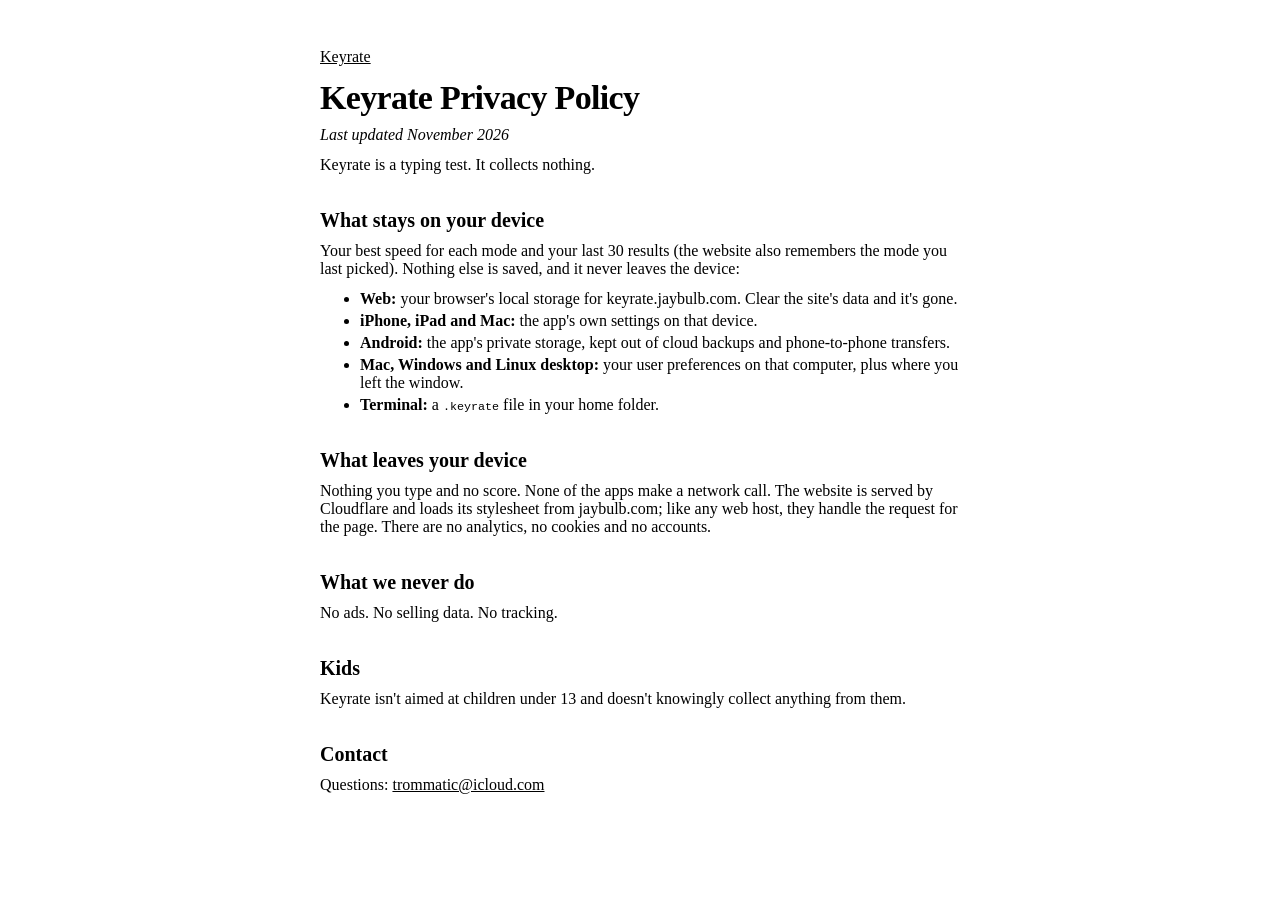
<file: privacy.html>
<!doctype html>
<html lang="en">
<head>
<meta charset="utf-8">
<meta name="viewport" content="width=device-width, initial-scale=1">
<title>Keyrate privacy</title>
<!-- Generated from PRIVACY.md; edit that and regenerate, not this. -->
<link rel="icon" href="icon.svg">
<link rel="stylesheet" href="https://jaybulb.com/tokens.css">
<style>
body{margin:0;background:var(--bg);color:var(--text);font:17px/26px var(--font-body)}
main{max-width:640px;margin:0 auto;padding:48px 24px 96px}
h1{font-size:34px;line-height:40px;letter-spacing:-.02em;margin:0 0 8px}
h2{font-size:20px;line-height:28px;margin:32px 0 8px}
p,ul{margin:0 0 12px} li{margin:4px 0} a{color:inherit} code{font-size:.9em}
</style>
</head>
<body><main>
<p><a href="/">Keyrate</a></p>
<h1>Keyrate Privacy Policy</h1>
<p><i>Last updated November 2026</i></p>
<p>Keyrate is a typing test. It collects nothing.</p>
<h2>What stays on your device</h2>
<p>Your best speed for each mode and your last 30 results (the website also remembers the mode you last picked). Nothing else is saved, and it never leaves the device:</p>
<ul><li><b>Web:</b> your browser&#x27;s local storage for keyrate.jaybulb.com. Clear the site&#x27;s data and it&#x27;s gone.</li><li><b>iPhone, iPad and Mac:</b> the app&#x27;s own settings on that device.</li><li><b>Android:</b> the app&#x27;s private storage, kept out of cloud backups and phone-to-phone transfers.</li><li><b>Mac, Windows and Linux desktop:</b> your user preferences on that computer, plus where you left the window.</li><li><b>Terminal:</b> a <code>.keyrate</code> file in your home folder.</li></ul>
<h2>What leaves your device</h2>
<p>Nothing you type and no score. None of the apps make a network call. The website is served by Cloudflare and loads its stylesheet from jaybulb.com; like any web host, they handle the request for the page. There are no analytics, no cookies and no accounts.</p>
<h2>What we never do</h2>
<p>No ads. No selling data. No tracking.</p>
<h2>Kids</h2>
<p>Keyrate isn&#x27;t aimed at children under 13 and doesn&#x27;t knowingly collect anything from them.</p>
<h2>Contact</h2>
<p>Questions: <a href="mailto:trommatic@icloud.com">trommatic@icloud.com</a></p>
</main></body>
</html>
</file>
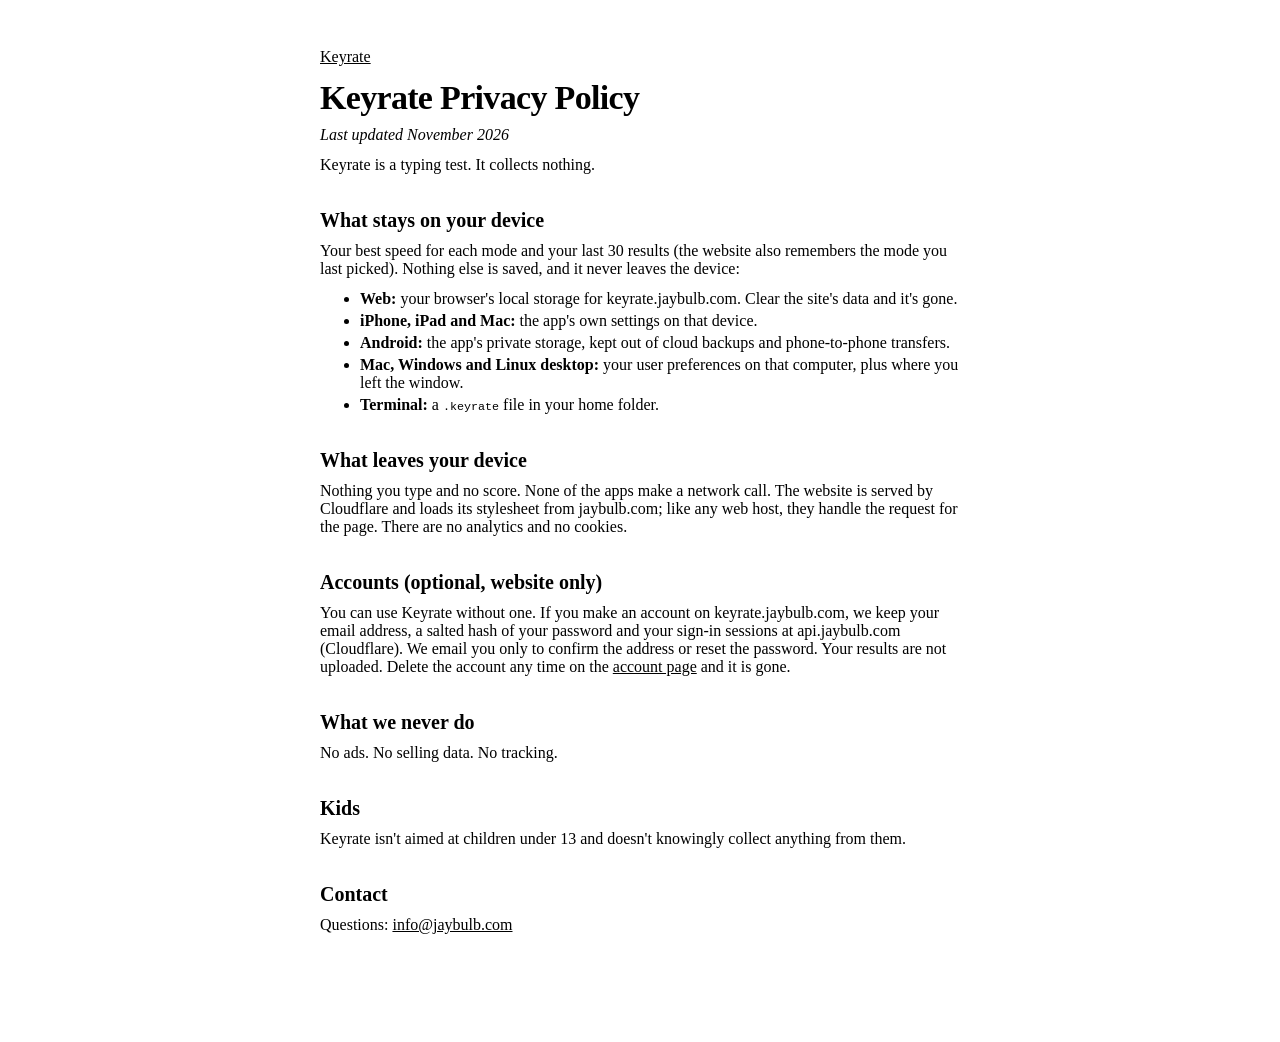
<file: web/privacy.html>
<!doctype html>
<html lang="en">
<head>
<meta charset="utf-8">
<meta name="viewport" content="width=device-width, initial-scale=1">
<title>Keyrate privacy</title>
<!-- Generated from PRIVACY.md; edit that and regenerate, not this. -->
<link rel="icon" href="icon.svg">
<link rel="stylesheet" href="https://jaybulb.com/tokens.css">
<link rel="stylesheet" href="palette.css?v=6">
<style>
body{margin:0;background:var(--bg);color:var(--text);font:17px/26px var(--font-body)}
main{max-width:640px;margin:0 auto;padding:48px 24px 96px}
h1{font-size:34px;line-height:40px;letter-spacing:-.02em;margin:0 0 8px}
h2{font-size:20px;line-height:28px;margin:32px 0 8px}
p,ul{margin:0 0 12px} li{margin:4px 0} a{color:inherit} code{font-size:.9em}
</style>
</head>
<body><main>
<p><a href="/">Keyrate</a></p>
<h1>Keyrate Privacy Policy</h1>
<p><i>Last updated November 2026</i></p>
<p>Keyrate is a typing test. It collects nothing.</p>
<h2>What stays on your device</h2>
<p>Your best speed for each mode and your last 30 results (the website also remembers the mode you last picked). Nothing else is saved, and it never leaves the device:</p>
<ul><li><b>Web:</b> your browser&#x27;s local storage for keyrate.jaybulb.com. Clear the site&#x27;s data and it&#x27;s gone.</li><li><b>iPhone, iPad and Mac:</b> the app&#x27;s own settings on that device.</li><li><b>Android:</b> the app&#x27;s private storage, kept out of cloud backups and phone-to-phone transfers.</li><li><b>Mac, Windows and Linux desktop:</b> your user preferences on that computer, plus where you left the window.</li><li><b>Terminal:</b> a <code>.keyrate</code> file in your home folder.</li></ul>
<h2>What leaves your device</h2>
<p>Nothing you type and no score. None of the apps make a network call. The website is served by Cloudflare and loads its stylesheet from jaybulb.com; like any web host, they handle the request for the page. There are no analytics and no cookies.</p>
<h2>Accounts (optional, website only)</h2>
<p>You can use Keyrate without one. If you make an account on keyrate.jaybulb.com, we keep your email address, a salted hash of your password and your sign-in sessions at api.jaybulb.com (Cloudflare). We email you only to confirm the address or reset the password. Your results are not uploaded. Delete the account any time on the <a href="/account/">account page</a> and it is gone.</p>
<h2>What we never do</h2>
<p>No ads. No selling data. No tracking.</p>
<h2>Kids</h2>
<p>Keyrate isn&#x27;t aimed at children under 13 and doesn&#x27;t knowingly collect anything from them.</p>
<h2>Contact</h2>
<p>Questions: <a href="mailto:info@jaybulb.com">info@jaybulb.com</a></p>
</main></body>
</html>
</file>
<file: hero.css>
/* Hero, after Cartons: one scene in Keyrate's own objects. A keyboard lies under the title and types real quotes from the
   test, a wrong key flashing red now and then; the five keys it misses most keep a red ring, like the result screen.
   Loose keycaps drift around it at three depths. hero.js moves every layer at its own scroll speed. */
.lp-hero { isolation: isolate; overflow: hidden; min-height: min(100svh, 1000px); justify-content: center;
           padding-top: 48px; padding-bottom: calc(var(--k) * 5.6);
           --miss: #d70015; --k: clamp(28px, 6.2vw, 82px); --gap: calc(var(--k) * .14); }
@media (prefers-color-scheme: dark) { .lp-hero { --miss: #ff453a; } }
.lp-hero .hero-copy { position: relative; z-index: 2; display: flex; flex-direction: column; align-items: center; }

/* the ground: the keyboard, tilted onto the desk, feathered at the edges */
.backdrop { position: absolute; inset: 0; z-index: 0; pointer-events: none; overflow: hidden;
            -webkit-mask-image: linear-gradient(#000 62%, transparent); mask-image: linear-gradient(#000 82%, transparent); }
.backdrop::after { content: ""; position: absolute; inset: 0;
            background: radial-gradient(ellipse 42% 34% at 50% 34%, color-mix(in srgb, var(--bg) 90%, transparent),
                        color-mix(in srgb, var(--bg) 50%, transparent) 70%, color-mix(in srgb, var(--bg) 15%, transparent)); }
.ground { position: absolute; left: 0; right: 0; bottom: calc(var(--k) * .4); display: flex; justify-content: center; will-change: transform;
          -webkit-mask-image: radial-gradient(ellipse 60% 75% at 50% 45%, #000 60%, transparent 100%);
          mask-image: radial-gradient(ellipse 60% 75% at 50% 45%, #000 60%, transparent 100%); }
.kb { display: flex; flex-direction: column; gap: var(--gap); transform: perspective(1600px) rotateX(32deg); transform-origin: 50% 100%; }
.kb-row { display: flex; gap: var(--gap); }
.kb-row:nth-child(2) { margin-left: calc(var(--k) * .5); }
.kb-row:nth-child(3) { margin-left: calc(var(--k) * 1.5); }
.kb-row:nth-child(4) { justify-content: center; margin-left: calc(var(--k) * 1.2); }

.key, .cap { display: grid; place-items: center; aspect-ratio: 1; border-radius: calc(var(--k) * .16);
       background: var(--bg2); border: 1px solid var(--border); box-shadow: 0 calc(var(--k) * .05) 0 var(--border);
       color: var(--text3); font-weight: 600; text-transform: lowercase; user-select: none; }
.key { width: var(--k); font-size: calc(var(--k) * .3);
       transition: translate .09s ease-out, box-shadow .09s ease-out, background-color .35s, color .35s, outline-color .6s; outline: 2px solid transparent; outline-offset: 2px; }
.key.space { width: calc(var(--k) * 5.6); aspect-ratio: auto; height: var(--k); }
.key.down { translate: 0 calc(var(--k) * .05); box-shadow: none; background: var(--text); color: var(--bg); transition-duration: .04s; }
.key.miss { background: var(--miss); border-color: var(--miss); color: #fff; transition-duration: .04s; }
.key.worst { outline-color: color-mix(in srgb, var(--miss) 70%, transparent); color: var(--miss); }

/* the sky: loose keycaps at three depths */
.sky { position: absolute; inset: 0; z-index: 1; pointer-events: none; overflow: hidden;
       -webkit-mask-image: linear-gradient(#000 60%, transparent); mask-image: linear-gradient(#000 60%, transparent); }
.sky .layer { position: absolute; inset: 0; will-change: transform; }
.cap { position: absolute; --k: var(--s); width: var(--s); font-size: calc(var(--s) * .4); animation: drift ease-in-out infinite alternate; }
.cap.red { color: var(--miss); outline: 2px solid color-mix(in srgb, var(--miss) 60%, transparent); outline-offset: 2px; }
.sky .far .cap { filter: blur(.8px); }
.sky .near .cap { filter: drop-shadow(0 10px 14px rgba(0, 0, 0, .14)); }
@keyframes drift { from { transform: translateY(-10px) rotate(var(--r)); } to { transform: translateY(10px) rotate(calc(var(--r) + 8deg)); } }

@media (max-width: 560px) { .lp-hero { --k: 11.5vw; } .kb { transform: perspective(900px) rotateX(28deg); } } /* wider than the phone: the edges feather off */
@media (prefers-reduced-motion: reduce) { .cap { animation: none; } }
#lp-bg { display: none; } /* the shared bars field; the keyboard scene replaces it */
</file>
<file: web/palette.css>
/* Keyrate's palette over the shared jaybulb.com tokens: white and cool greys in light, near-black and cool greys in dark.
   Never the shared warm paper or brown-black. --miss is the missed-key blue; --miss-ink is that blue darkened (or, in
   dark mode, lightened) for small text, so it clears 4.5:1 contrast. */
:root, :root[data-theme="light"] {
  --color-bg: #fff; --color-bg2: #f5f5f7; --color-hairline: #e5e5ea; --color-hairline-strong: #d1d1d6;
  --color-text: #1d1d1f; --color-secondary: #6e6e73; --color-soft: #86868b; --text3: rgba(29, 29, 31, .38);
  --miss: #007aff; --miss-ink: #0062cc; color-scheme: light;
}
@media (prefers-color-scheme: dark) { :root:not([data-theme="light"]) {
  --color-bg: #0b0b0c; --color-bg2: #1c1c1e; --color-hairline: #2c2c2e; --color-hairline-strong: #3a3a3c;
  --color-text: #f5f5f7; --color-secondary: #a1a1a6; --color-soft: #8e8e93; --text3: rgba(245, 245, 247, .36);
  --miss: #0a84ff; --miss-ink: #4da3ff; color-scheme: dark;
} }
:root[data-theme="dark"] {
  --color-bg: #0b0b0c; --color-bg2: #1c1c1e; --color-hairline: #2c2c2e; --color-hairline-strong: #3a3a3c;
  --color-text: #f5f5f7; --color-secondary: #a1a1a6; --color-soft: #8e8e93; --text3: rgba(245, 245, 247, .36);
  --miss: #0a84ff; --miss-ink: #4da3ff; color-scheme: dark;
}
/* the shared --accent is clay; here the caret, the speed lines and any accent are the missed-key blue */
:root { --accent: var(--miss); --accent-dot: var(--miss); }
</file>
